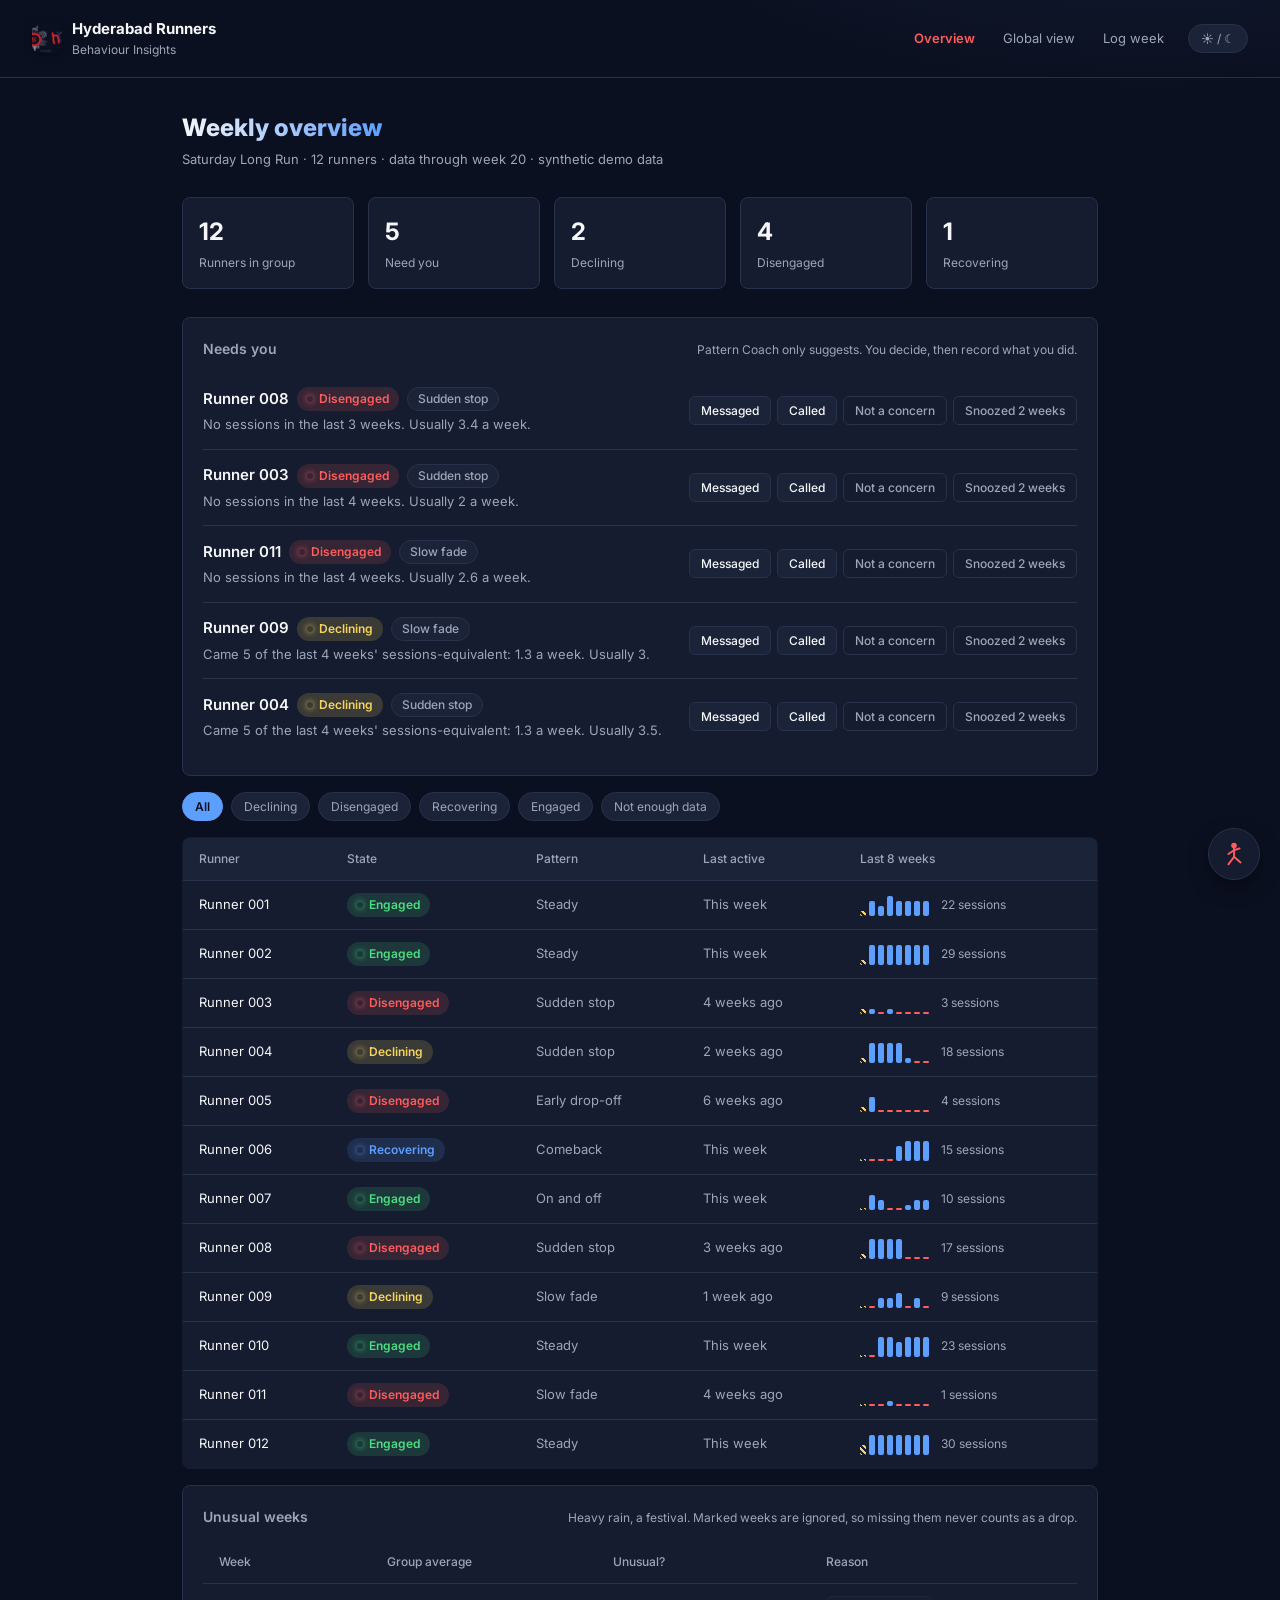
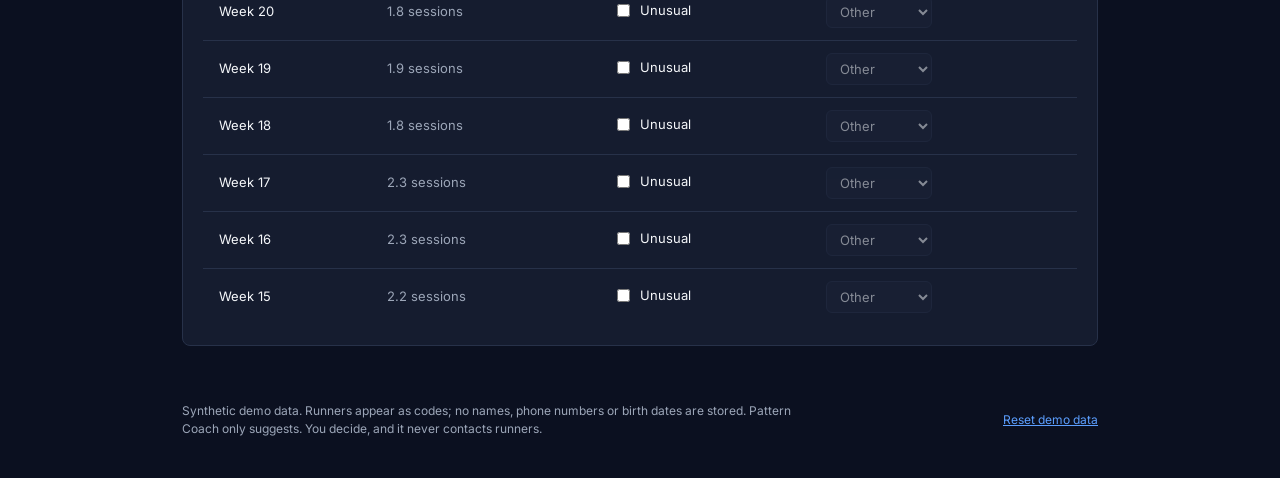
<file: index.html>
<!DOCTYPE html>
<html lang="en">
<head>
<meta charset="UTF-8">
<meta name="viewport" content="width=device-width, initial-scale=1">
<title>Hyderabad Runners — Behaviour Insights</title>
<link rel="icon" href="logo.png">
<link rel="stylesheet" href="style.css">
</head>
<body>
<div class="runner-badge">
  <svg viewBox="0 0 64 64">
    <circle cx="32" cy="14" r="6" fill="currentColor"/>
    <line x1="32" y1="20" x2="32" y2="38" stroke="currentColor" stroke-width="4" stroke-linecap="round"/>
    <line class="arm1" x1="32" y1="24" x2="20" y2="32" stroke="currentColor" stroke-width="4" stroke-linecap="round"/>
    <line class="arm2" x1="32" y1="24" x2="44" y2="20" stroke="currentColor" stroke-width="4" stroke-linecap="round"/>
    <line class="leg1" x1="32" y1="38" x2="20" y2="54" stroke="currentColor" stroke-width="4" stroke-linecap="round"/>
    <line class="leg2" x1="32" y1="38" x2="46" y2="50" stroke="currentColor" stroke-width="4" stroke-linecap="round"/>
  </svg>
</div>
<div class="topbar">
  <div class="brand">
    <img src="logo.png" alt="Hyderabad Runners logo" class="logo">
    <div>Hyderabad Runners<small>Behaviour Insights</small></div>
  </div>
  <div class="topbar-right">
    <nav>
      <a href="index.html" class="active" aria-current="page">Overview</a>
      <a href="global.html">Global view</a>
      <a href="log-activity.html">Log week</a>
    </nav>
    <button class="theme-toggle" onclick="toggleTheme()">☀ / ☾</button>
  </div>
</div>
<main>
  <h1>Weekly overview</h1>
  <p class="subtitle" id="sub"></p>
  <div class="stats" id="stats"></div>
  <section class="panel"><div class="panel-head"><h2>Needs you</h2><span class="dim small">Pattern Coach only suggests. You decide, then record what you did.</span></div>
    <ul class="needs" id="needs"></ul>
    <details class="aside" id="aw" hidden><summary>Set aside (<span id="ac">0</span>)</summary><ul class="needs" id="aside"></ul></details>
  </section>
  <div class="filters" id="filters"></div>
  <div class="table-wrap"><table><thead><tr><th>Runner</th><th>State</th><th>Pattern</th><th>Last active</th><th>Last 8 weeks</th></tr></thead><tbody id="rows"></tbody></table></div>
  <section class="panel" style="margin-top:16px"><div class="panel-head"><h2>Unusual weeks</h2><span class="dim small">Heavy rain, a festival. Marked weeks are ignored, so missing them never counts as a drop.</span></div>
    <div class="table-wrap"><table class="plain"><thead><tr><th>Week</th><th>Group average</th><th>Unusual?</th><th>Reason</th></tr></thead><tbody id="wks"></tbody></table></div></section>
</main>
<script src="js/app.js"></script>
<script>
(function(){'use strict';var $=function(i){return document.getElementById(i)},esc=UI.esc;
function needRow(v){var a=v.action,c;
 if(a)c='<div class="done"><span class="done-label">'+esc(a.label)+' · week '+a.w+'</span>'+(a.outcome?'<span class="outcome">'+esc(a.outcome)+'</span>':'')+'<button type="button" class="linklike" data-undo="'+a.id+'">Undo</button></div>';
 else c='<div class="actions tight">'+Object.keys(HR.ACT).map(function(k){return '<button type="button" class="btn sm'+(k=='not_concern'||k=='snooze'?' ghost':'')+'" data-act="'+k+'" data-id="'+esc(v.id)+'">'+esc(HR.ACT[k])+'</button>'}).join('')+'</div>';
 return '<li class="need"><div class="need-main"><div class="need-title"><a href="coach.html?id='+encodeURIComponent(v.id)+'">'+esc(v.code)+'</a> '+UI.tag(v.state,v.sl)+' <span class="chip">'+esc(v.pl)+'</span></div><p class="need-reason">'+esc(v.reason)+'</p></div>'+c+'</li>'}
var d,f='all',F=[['all','All'],['declining','Declining'],['disengaged','Disengaged'],['recovering','Recovering'],['engaged','Engaged'],['not_enough_data','Not enough data']],RS=['Heavy rain','Festival','Other'];
function draw(){var s=d.stats;$('sub').textContent=d.group+' · '+d.size+' runners · data through week '+d.latest+' · synthetic demo data';
 $('stats').innerHTML=[[s.runners,'Runners in group'],[s.needs,'Need you'],[s.declining,'Declining'],[s.disengaged,'Disengaged'],[s.recovering,'Recovering']].map(function(x){return '<div class="stat"><div class="value">'+x[0]+'</div><div class="label">'+x[1]+'</div></div>'}).join('');
 $('needs').innerHTML=d.needs.length?d.needs.map(needRow).join(''):'<li class="empty">No one needs a check-in this week.</li>';
 $('aw').hidden=!d.aside.length;$('ac').textContent=d.aside.length;$('aside').innerHTML=d.aside.map(needRow).join('');
 $('filters').innerHTML=F.map(function(x){return '<button type="button" class="filter'+(f==x[0]?' active':'')+'" data-f="'+x[0]+'">'+x[1]+'</button>'}).join('');
 $('rows').innerHTML=d.runners.filter(function(v){return f=='all'||v.state==f}).map(function(v){var u='coach.html?id='+encodeURIComponent(v.id);return '<tr data-href="'+u+'"><td><a href="'+u+'">'+esc(v.code)+'</a></td><td>'+UI.tag(v.state,v.sl)+'</td><td class="dim">'+esc(v.pl)+'</td><td class="dim">'+UI.ago(v.ago)+'</td><td>'+UI.spark(v.hist)+' <span class="dim small">'+v.sum+' sessions</span></td></tr>'}).join('')||'<tr><td colspan="5" class="empty">No runners in this state.</td></tr>';
 $('wks').innerHTML=d.weeks.map(function(w){var k=RS.indexOf(w.note)>=0;return '<tr><td>Week '+w.w+'</td><td class="dim">'+(w.avg==null?'Not logged':(Math.round(w.avg*10)/10)+' sessions')+'</td><td><label class="check"><input type="checkbox" data-w="'+w.w+'"'+(w.u?' checked':'')+'> Unusual</label></td><td><select data-n="'+w.w+'"'+(w.u?'':' disabled')+'>'+RS.map(function(r){return '<option'+((k?w.note==r:r=='Other')?' selected':'')+'>'+r+'</option>'}).join('')+'</select></td></tr>'}).join('')}
function load(){d=HR.needsYou();draw()}
document.addEventListener('click',function(e){var t=e.target,b=t.closest('[data-act]'),u=t.closest('[data-undo]'),q=t.closest('[data-f]'),tr=t.closest('tr[data-href]');
 if(b){HR.act(b.dataset.id,b.dataset.act);UI.toast('Saved: '+b.textContent+'.');load()}
 else if(u){HR.undo(+u.dataset.undo);UI.toast('Undone.');load()}
 else if(q){f=q.dataset.f;draw()}
 else if(tr&&!t.closest('a'))location.href=tr.dataset.href});
document.addEventListener('change',function(e){var t=e.target,k,r;
 if(t.dataset.w){k=+t.dataset.w;r=HR.setNote(k,t.checked,document.querySelector('[data-n="'+k+'"]').value).changes.filter(function(c){return c.g==0});
  var n=r.filter(function(c){return c.now}).length,c=r.filter(function(c){return c.cleared}).length;
  UI.toast('Week '+k+(t.checked?' marked unusual. ':' back in the checks. ')+(n?n+' now need you.':c?c+' no longer need you.':'No one is flagged because of that week.'));load()}
 else if(t.dataset.n){HR.setNote(+t.dataset.n,true,t.value);load()}});
load();
})();
</script>
</body>
</html>
</file>
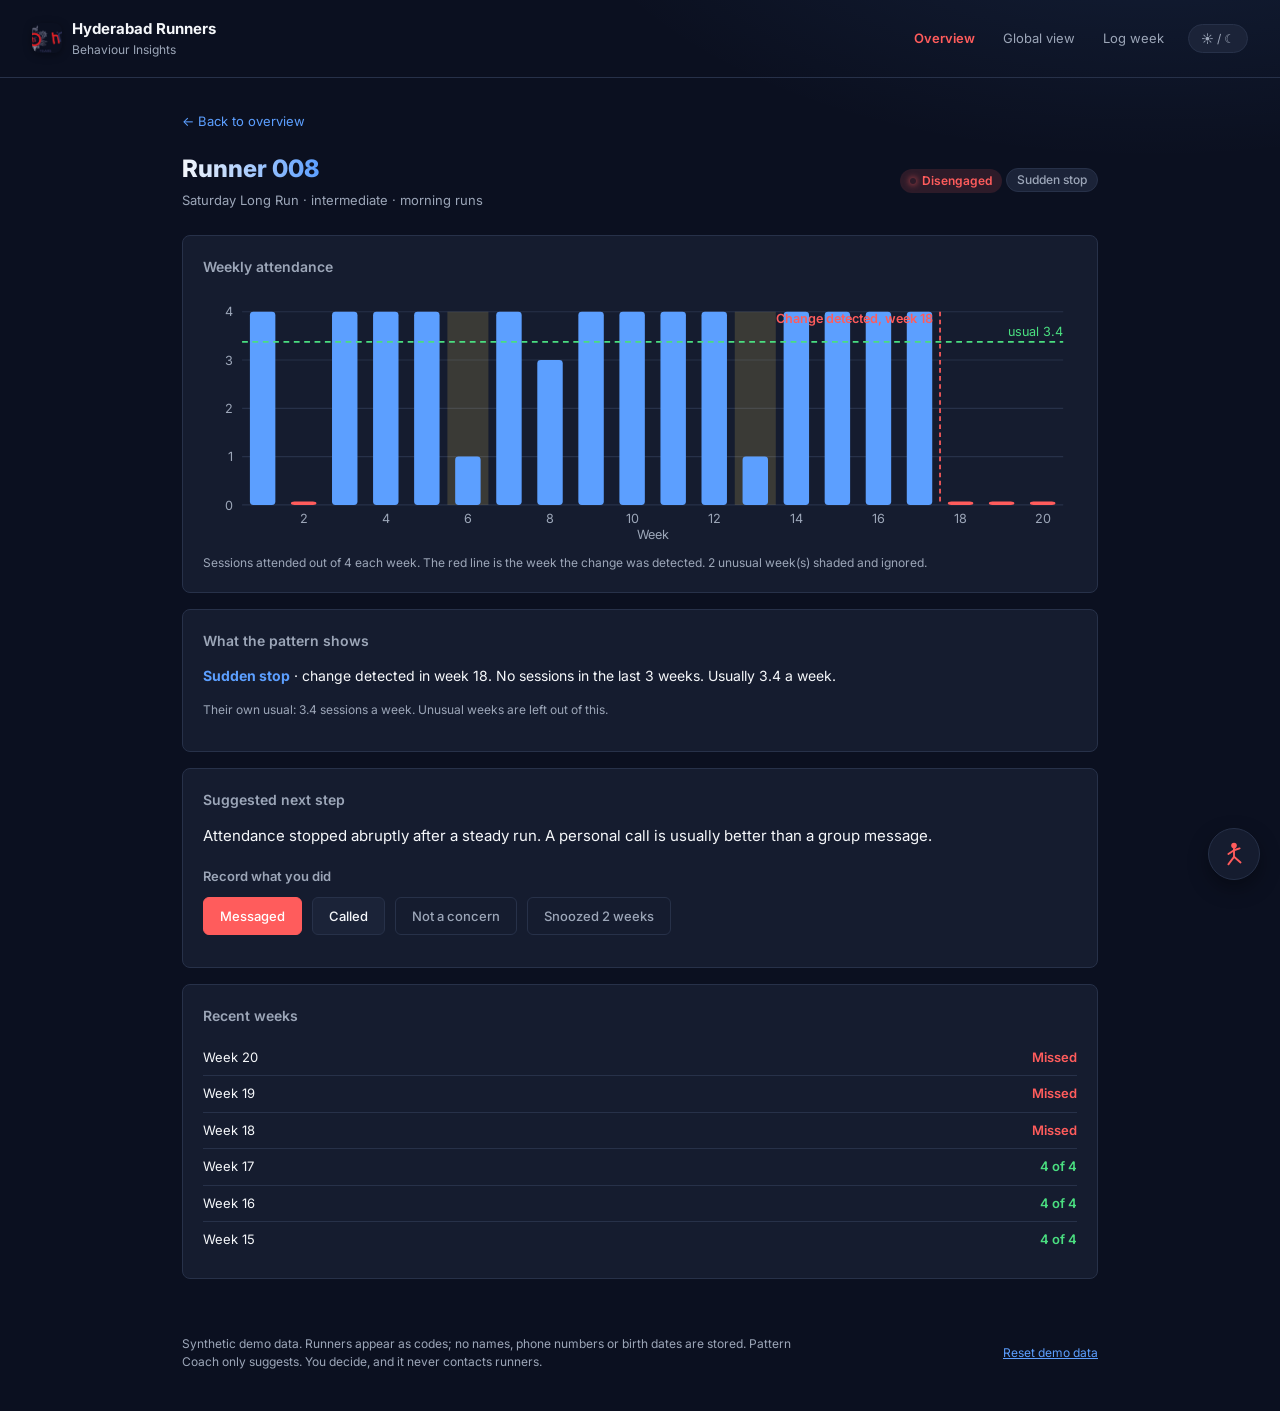
<file: coach.html>
<!DOCTYPE html>
<html lang="en">
<head>
<meta charset="UTF-8">
<meta name="viewport" content="width=device-width, initial-scale=1">
<title>Runner — Hyderabad Runners</title>
<link rel="icon" href="logo.png">
<link rel="stylesheet" href="style.css">
</head>
<body>
<div class="runner-badge">
  <svg viewBox="0 0 64 64">
    <circle cx="32" cy="14" r="6" fill="currentColor"/>
    <line x1="32" y1="20" x2="32" y2="38" stroke="currentColor" stroke-width="4" stroke-linecap="round"/>
    <line class="arm1" x1="32" y1="24" x2="20" y2="32" stroke="currentColor" stroke-width="4" stroke-linecap="round"/>
    <line class="arm2" x1="32" y1="24" x2="44" y2="20" stroke="currentColor" stroke-width="4" stroke-linecap="round"/>
    <line class="leg1" x1="32" y1="38" x2="20" y2="54" stroke="currentColor" stroke-width="4" stroke-linecap="round"/>
    <line class="leg2" x1="32" y1="38" x2="46" y2="50" stroke="currentColor" stroke-width="4" stroke-linecap="round"/>
  </svg>
</div>
<div class="topbar">
  <div class="brand">
    <img src="logo.png" alt="Hyderabad Runners logo" class="logo">
    <div>Hyderabad Runners<small>Behaviour Insights</small></div>
  </div>
  <div class="topbar-right">
    <nav>
      <a href="index.html" class="active" aria-current="page">Overview</a>
      <a href="global.html">Global view</a>
      <a href="log-activity.html">Log week</a>
    </nav>
    <button class="theme-toggle" onclick="toggleTheme()">☀ / ☾</button>
  </div>
</div>
<main>
  <a href="index.html" class="back-link">← Back to overview</a>
  <div class="runner-header"><div><h1 id="code">Loading…</h1><p class="subtitle" id="about" style="margin:4px 0 0"></p></div><div class="header-tags" id="tags"></div></div>
  <div class="panel"><h2>Weekly attendance</h2><div id="chart"></div><p class="dim small chart-note" id="cn"></p></div>
  <div class="panel"><h2>What the pattern shows</h2><p class="insight" id="ins"></p><p class="dim small" id="why"></p></div>
  <div class="panel"><h2>Suggested next step</h2><p id="next"></p><h3 class="sub">Record what you did</h3><div class="actions" id="btns"></div><ul class="history" id="hist"></ul></div>
  <div class="panel"><h2>Recent weeks</h2><ul class="timeline" id="tl"></ul></div>
</main>
<script src="js/app.js"></script>
<script>
(function(){'use strict';var $=function(i){return document.getElementById(i)},esc=UI.esc;
var id=new URLSearchParams(location.search).get('id'),r;
function draw(){document.title=r.code+' — Hyderabad Runners';$('code').textContent=r.code;$('about').textContent=r.about;
 $('tags').innerHTML=UI.tag(r.state,r.sl)+' <span class="chip">'+esc(r.pl)+'</span>';
 $('chart').innerHTML=UI.chart(r.weeks,{base:r.base,cw:r.cw,label:r.code+': sessions per week'});
 $('cn').textContent='Sessions attended out of 4 each week.'+(r.cw!=null?' The red line is the week the change was detected.':'')+(r.ign?' '+r.ign+' unusual week(s) shaded and ignored.':'');
 $('ins').innerHTML='<strong>'+esc(r.pl)+'</strong>'+(r.cw!=null?' · change detected in week '+r.cw:'')+'. '+esc(r.reason);
 $('why').textContent=r.base==null?'':'Their own usual: '+(Math.round(r.base*10)/10)+' sessions a week. Unusual weeks are left out of this.';
 $('next').textContent=r.next;
 $('btns').innerHTML=Object.keys(HR.ACT).map(function(k){return '<button type="button" class="btn'+(k=='message'?' primary':k=='not_concern'||k=='snooze'?' ghost':'')+'" data-act="'+k+'">'+esc(HR.ACT[k])+'</button>'}).join('');
 $('hist').innerHTML=r.actions.map(function(a){return '<li><span>'+esc(a.label)+' · week '+a.w+(a.outcome?' <span class="outcome">'+esc(a.outcome)+'</span>':'')+'</span><button type="button" class="linklike" data-undo="'+a.id+'">Undo</button></li>'}).join('');
 $('tl').innerHTML=r.weeks.slice(-6).reverse().map(function(z){return '<li><span>Week '+z.w+'</span>'+(z.u?'<span class="dim">Unusual week · '+esc(z.note)+', ignored</span>':z.a===0?'<span class="missed">Missed</span>':'<span class="attended">'+z.a+' of 4</span>')+'</li>'}).join('')}
function load(){try{r=HR.runner(id||HR.needsYou().needs.concat(HR.needsYou().runners)[0].id);draw()}catch(e){$('code').textContent='Runner not found'}}
document.addEventListener('click',function(e){var b=e.target.closest('[data-act]'),u=e.target.closest('[data-undo]');
 if(b){HR.act(r.id,b.dataset.act);UI.toast('Saved: '+b.textContent+'.');load()}else if(u){HR.undo(+u.dataset.undo);UI.toast('Undone.');load()}});
load();
})();
</script>
</body>
</html>
</file>
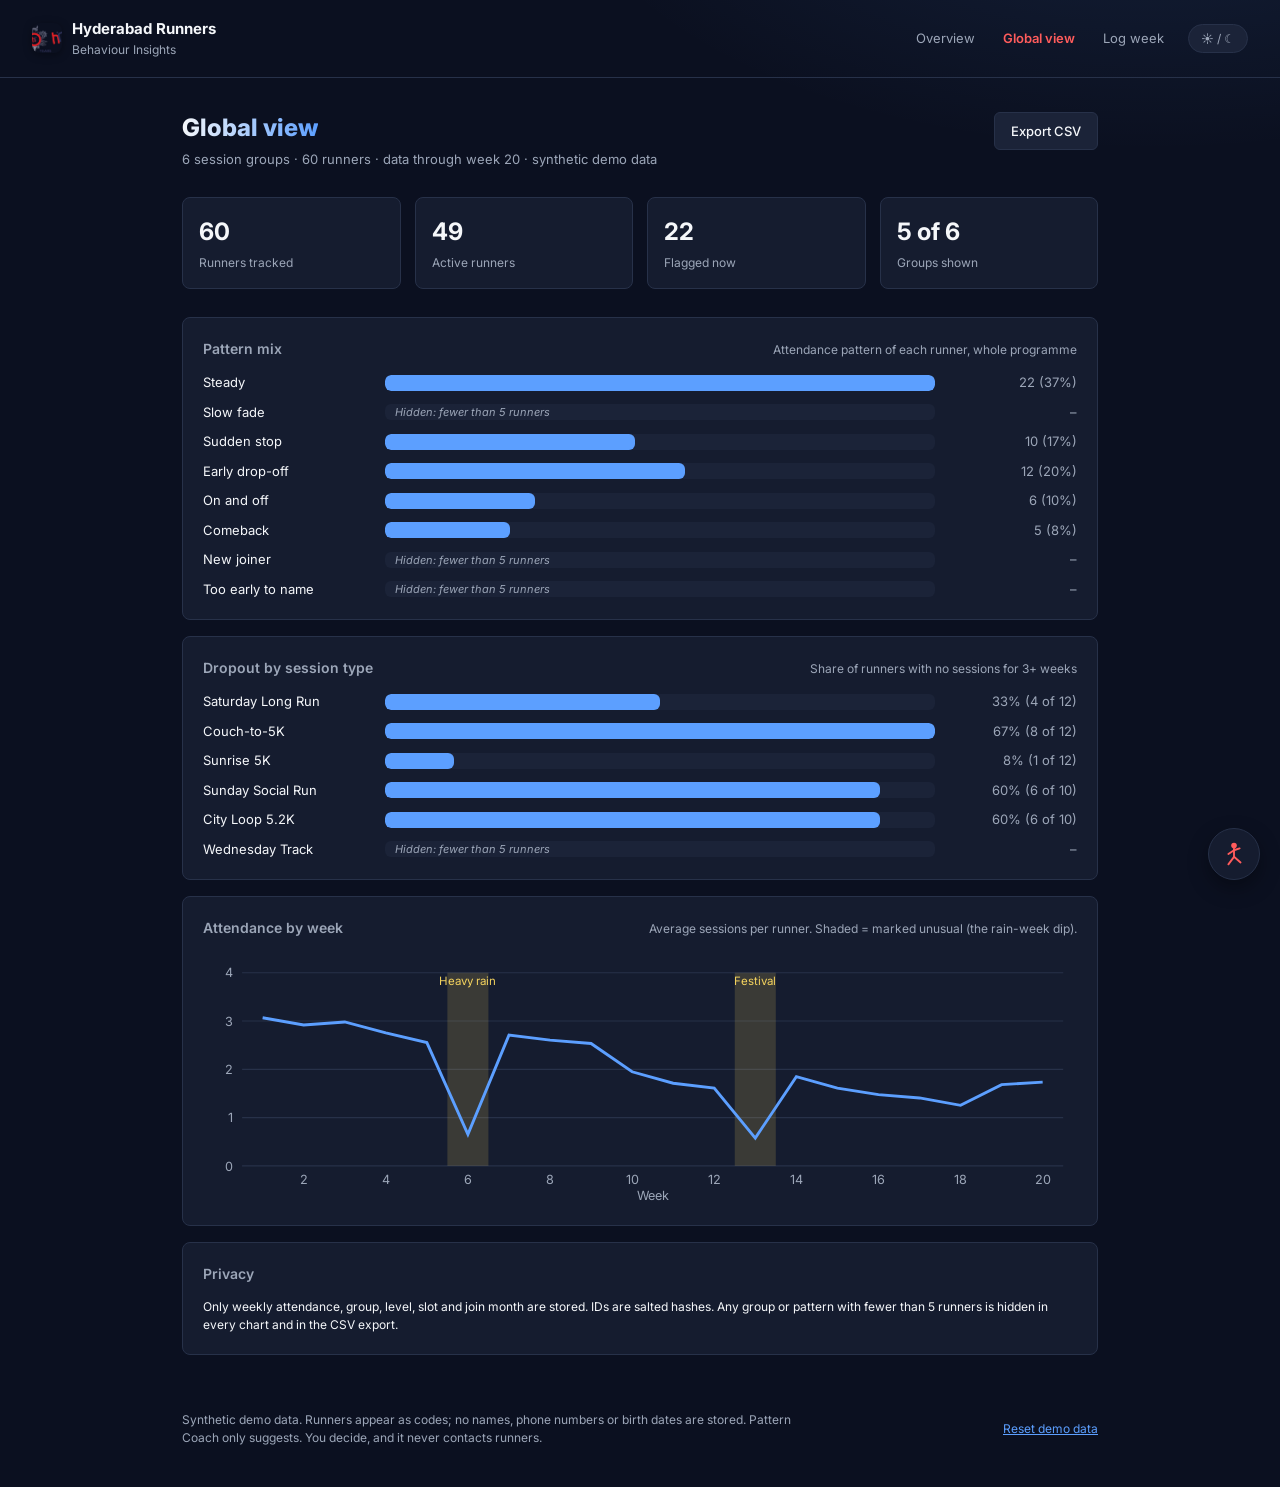
<file: global.html>
<!DOCTYPE html>
<html lang="en">
<head>
<meta charset="UTF-8">
<meta name="viewport" content="width=device-width, initial-scale=1">
<title>Global view — Hyderabad Runners</title>
<link rel="icon" href="logo.png">
<link rel="stylesheet" href="style.css">
</head>
<body>
<div class="runner-badge">
  <svg viewBox="0 0 64 64">
    <circle cx="32" cy="14" r="6" fill="currentColor"/>
    <line x1="32" y1="20" x2="32" y2="38" stroke="currentColor" stroke-width="4" stroke-linecap="round"/>
    <line class="arm1" x1="32" y1="24" x2="20" y2="32" stroke="currentColor" stroke-width="4" stroke-linecap="round"/>
    <line class="arm2" x1="32" y1="24" x2="44" y2="20" stroke="currentColor" stroke-width="4" stroke-linecap="round"/>
    <line class="leg1" x1="32" y1="38" x2="20" y2="54" stroke="currentColor" stroke-width="4" stroke-linecap="round"/>
    <line class="leg2" x1="32" y1="38" x2="46" y2="50" stroke="currentColor" stroke-width="4" stroke-linecap="round"/>
  </svg>
</div>
<div class="topbar">
  <div class="brand">
    <img src="logo.png" alt="Hyderabad Runners logo" class="logo">
    <div>Hyderabad Runners<small>Behaviour Insights</small></div>
  </div>
  <div class="topbar-right">
    <nav>
      <a href="index.html">Overview</a>
      <a href="global.html" class="active" aria-current="page">Global view</a>
      <a href="log-activity.html">Log week</a>
    </nav>
    <button class="theme-toggle" onclick="toggleTheme()">☀ / ☾</button>
  </div>
</div>
<main>
  <div class="page-head"><div><h1>Global view</h1><p class="subtitle" id="sub"></p></div><button type="button" class="btn" id="exp">Export CSV</button></div>
  <div class="stats" id="stats"></div>
  <section class="panel"><div class="panel-head"><h2>Pattern mix</h2><span class="dim small">Attendance pattern of each runner, whole programme</span></div><div id="pm"></div></section>
  <section class="panel"><div class="panel-head"><h2>Dropout by session type</h2><span class="dim small">Share of runners with no sessions for 3+ weeks</span></div><div id="dr"></div></section>
  <section class="panel"><div class="panel-head"><h2>Attendance by week</h2><span class="dim small">Average sessions per runner. Shaded = marked unusual (the rain-week dip).</span></div><div id="wl"></div></section>
  <section class="panel"><h2>Privacy</h2><p class="small" style="margin:0">Only weekly attendance, group, level, slot and join month are stored. IDs are salted hashes. Any group or pattern with fewer than 5 runners is hidden in every chart and in the CSV export.</p></section>
</main>
<script src="js/app.js"></script>
<script>
(function(){'use strict';var $=function(i){return document.getElementById(i)},esc=UI.esc;
var g=HR.global(),pc=function(x){return Math.round(x*100)+'%'};
$('sub').textContent=g.groups.length+' session groups · '+g.total+' runners · data through week '+g.latest+' · synthetic demo data';
$('stats').innerHTML=[[g.total,'Runners tracked'],[g.active,'Active runners'],[g.flagged,'Flagged now'],[g.groups.filter(function(x){return !x.hidden}).length+' of '+g.groups.length,'Groups shown']].map(function(x){return '<div class="stat"><div class="value">'+x[0]+'</div><div class="label">'+x[1]+'</div></div>'}).join('');
$('pm').innerHTML=UI.bars(g.pats.map(function(p){return {l:p.label,hidden:p.hidden,v:p.n,n:p.n}}),function(z){return z.n+' ('+pc(z.n/g.total)+')'});
$('dr').innerHTML=UI.bars(g.groups.map(function(x){return {l:x.name,hidden:x.hidden,v:x.d/x.size,d:x.d,s:x.size}}),function(z){return pc(z.v)+' ('+z.d+' of '+z.s+')'});
$('wl').innerHTML=UI.chart(g.weekly,{line:true,label:'Average sessions per runner by week'});
function q(v){v=String(v);return /[",\n]/.test(v)?'"'+v.replace(/"/g,'""')+'"':v}
$('exp').onclick=function(){var r=[['section','label','runners','share_or_rate']];
 g.pats.forEach(function(p){if(!p.hidden)r.push(['pattern_mix',p.label,p.n,(p.n/g.total).toFixed(3)])});
 g.groups.forEach(function(x){if(!x.hidden)r.push(['dropout_by_session_type',x.name,x.size,(x.d/x.size).toFixed(3)])});
 g.weekly.forEach(function(w){if(w.avg!=null)r.push(['weekly_average','Week '+w.w+(w.u?' (unusual)':''),w.n,w.avg.toFixed(2)])});
 var a=document.createElement('a');a.href=URL.createObjectURL(new Blob([r.map(function(x){return x.map(q).join(',')}).join('\n')+'\n'],{type:'text/csv'}));a.download='programme-summary.csv';document.body.appendChild(a);a.click();a.remove()};
})();
</script>
</body>
</html>
</file>
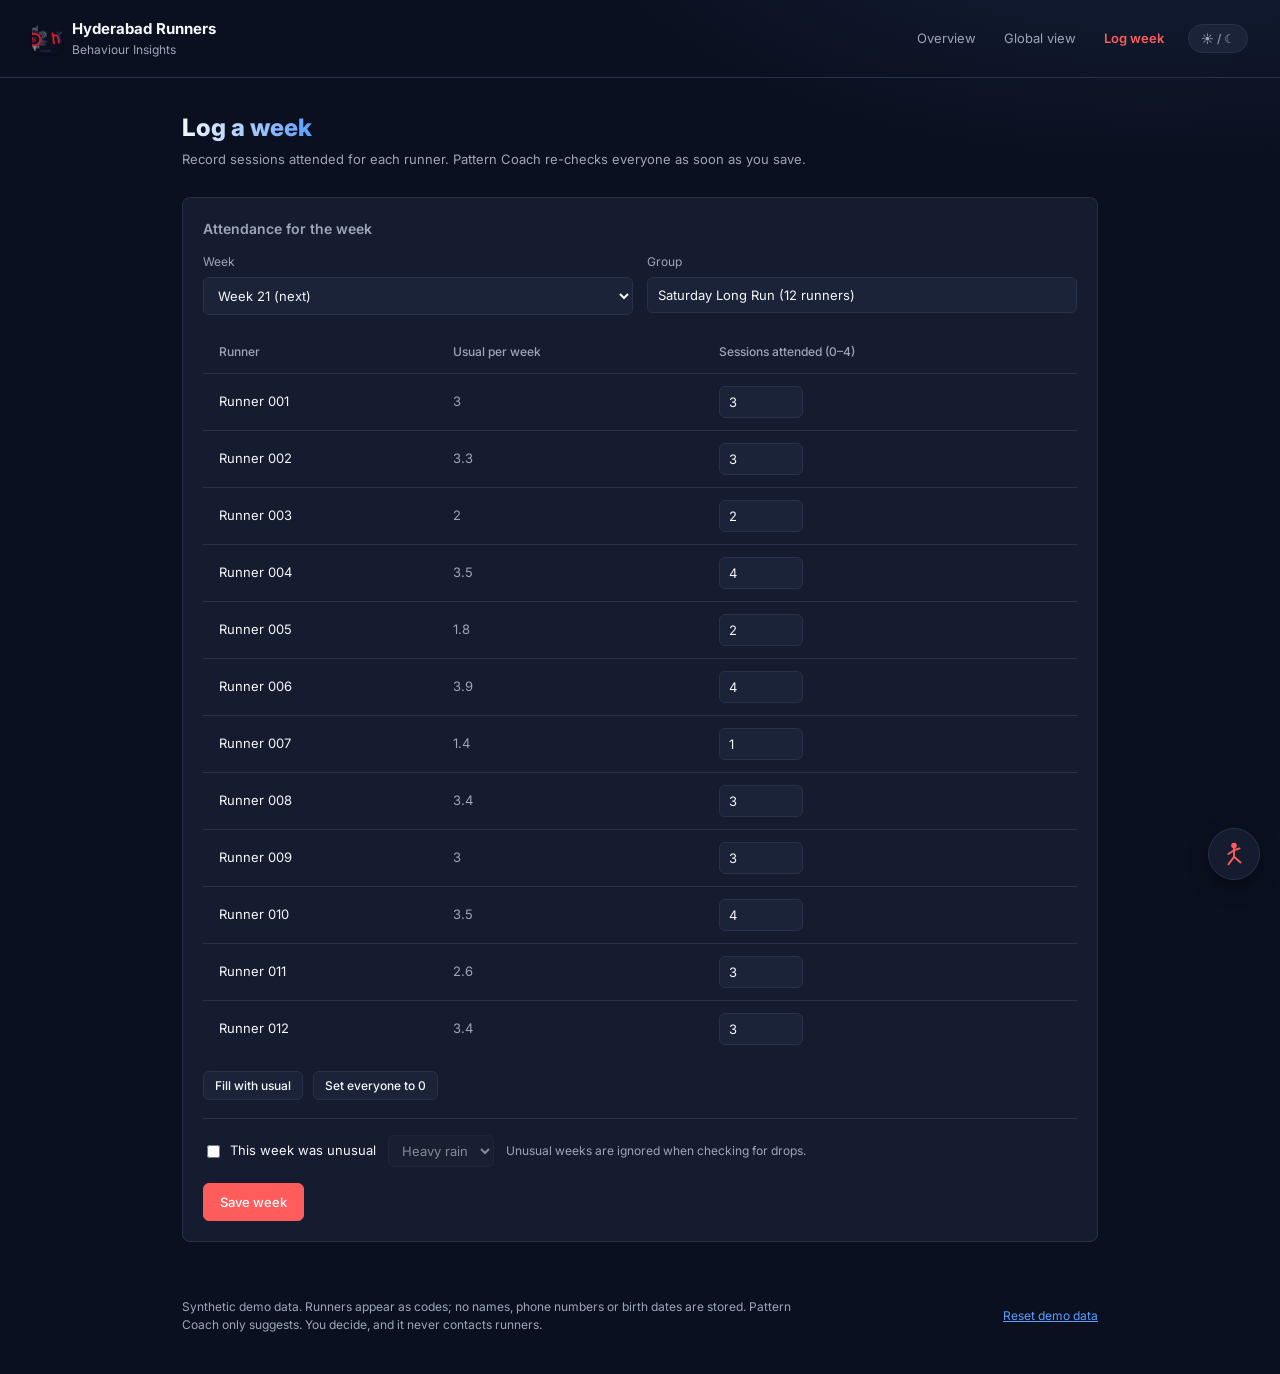
<file: log-activity.html>
<!DOCTYPE html>
<html lang="en">
<head>
<meta charset="UTF-8">
<meta name="viewport" content="width=device-width, initial-scale=1">
<title>Log a week — Hyderabad Runners</title>
<link rel="icon" href="logo.png">
<link rel="stylesheet" href="style.css">
</head>
<body>
<div class="runner-badge">
  <svg viewBox="0 0 64 64">
    <circle cx="32" cy="14" r="6" fill="currentColor"/>
    <line x1="32" y1="20" x2="32" y2="38" stroke="currentColor" stroke-width="4" stroke-linecap="round"/>
    <line class="arm1" x1="32" y1="24" x2="20" y2="32" stroke="currentColor" stroke-width="4" stroke-linecap="round"/>
    <line class="arm2" x1="32" y1="24" x2="44" y2="20" stroke="currentColor" stroke-width="4" stroke-linecap="round"/>
    <line class="leg1" x1="32" y1="38" x2="20" y2="54" stroke="currentColor" stroke-width="4" stroke-linecap="round"/>
    <line class="leg2" x1="32" y1="38" x2="46" y2="50" stroke="currentColor" stroke-width="4" stroke-linecap="round"/>
  </svg>
</div>
<div class="topbar">
  <div class="brand">
    <img src="logo.png" alt="Hyderabad Runners logo" class="logo">
    <div>Hyderabad Runners<small>Behaviour Insights</small></div>
  </div>
  <div class="topbar-right">
    <nav>
      <a href="index.html">Overview</a>
      <a href="global.html">Global view</a>
      <a href="log-activity.html" class="active" aria-current="page">Log week</a>
    </nav>
    <button class="theme-toggle" onclick="toggleTheme()">☀ / ☾</button>
  </div>
</div>
<main>
  <h1>Log a week</h1>
  <p class="subtitle">Record sessions attended for each runner. Pattern Coach re-checks everyone as soon as you save.</p>
  <div class="panel"><h2>Attendance for the week</h2>
    <div class="form-grid" style="margin-bottom:16px"><label>Week<select id="wk"></select></label><label>Group<input type="text" id="grp" readonly></label></div>
    <div class="table-wrap"><table class="plain"><thead><tr><th>Runner</th><th>Usual per week</th><th>Sessions attended (0–4)</th></tr></thead><tbody id="grid"></tbody></table></div>
    <div class="actions" style="margin-top:14px"><button type="button" class="btn sm" id="fu">Fill with usual</button><button type="button" class="btn sm" id="fz">Set everyone to 0</button></div>
    <div class="unusual-box"><label class="check"><input type="checkbox" id="un"> This week was unusual</label><select id="rs" disabled><option>Heavy rain</option><option>Festival</option><option>Other</option></select><span class="dim small">Unusual weeks are ignored when checking for drops.</span></div>
    <div class="actions" style="margin-top:16px"><button type="button" class="btn primary" id="save">Save week</button></div></div>
  <div class="panel" id="res" hidden aria-live="polite"><h2 id="rt"></h2><div id="rc"></div><p style="margin:12px 0 0"><a href="index.html" class="back-link" style="margin:0">Open the overview</a></p></div>
</main>
<script src="js/app.js"></script>
<script>
(function(){'use strict';var $=function(i){return document.getElementById(i)},esc=UI.esc;
var d;function ins(){return [].slice.call(document.querySelectorAll('#grid input'))}
function fill(){var k=+$('wk').value,ex=k<=d.latest;$('grid').innerHTML=d.runners.map(function(v){var h=v.hist.filter(function(z){return z.w==k})[0],x=h&&h.a!=null?h.a:Math.round(v.usual);return '<tr><td>'+esc(v.code)+'</td><td class="dim">'+v.usual+'</td><td><input type="number" min="0" max="4" step="1" value="'+x+'" data-id="'+esc(v.id)+'" aria-label="Sessions by '+esc(v.code)+'"></td></tr>'}).join('');
 var n=d.weeks.filter(function(z){return z.w==k})[0];$('un').checked=!!(n&&n.u);$('rs').disabled=!$('un').checked}
function load(){d=HR.needsYou();$('grp').value=d.group+' ('+d.size+' runners)';var o=[d.latest+1,d.latest,d.latest-1];$('wk').innerHTML=o.map(function(k){return '<option value="'+k+'">Week '+k+(k>d.latest?' (next)':' (logged)')+'</option>'}).join('');fill()}
$('wk').onchange=fill;$('un').onchange=function(){$('rs').disabled=!this.checked};
$('fu').onclick=function(){ins().forEach(function(i){i.value=Math.round(d.runners.filter(function(v){return v.id==i.dataset.id})[0].usual)})};
$('fz').onclick=function(){ins().forEach(function(i){i.value=0})};
$('save').onclick=function(){var e={},bad=false;ins().forEach(function(i){var n=Number(i.value);if(i.value===''||!Number.isInteger(n)||n<0||n>4)bad=true;e[i.dataset.id]=n});
 if(bad)return UI.toast('Sessions attended must be a whole number from 0 to 4.');
 try{var k=+$('wk').value,r=HR.postWeek(k,e,$('un').checked,$('un').checked?$('rs').value:'');
  var c=r.changes.filter(function(x){return x.g==0});$('res').hidden=false;$('rt').textContent='Week '+k+' saved';
  $('rc').innerHTML=c.length?'<ul class="changes">'+c.map(function(x){return '<li><a href="coach.html?id='+encodeURIComponent(x.id)+'">'+esc(x.code)+'</a> '+UI.tag(x.from,HR.ST[x.from])+' <span class="dim">to</span> '+UI.tag(x.to,HR.ST[x.to])+'</li>'}).join('')+'</ul>':'<p class="dim">No one changed state.</p>';
  UI.toast('Week '+k+' saved.');load()}catch(x){UI.toast(x.message)}};
load();
})();
</script>
</body>
</html>
</file>
<file: style.css>
@import url('https://fonts.googleapis.com/css2?family=Inter:wght@400;500;600;700;800&display=swap');

:root {
  --bg: #0B1020;
  --panel: #151C2F;
  --panel-alt: #1B2338;
  --border: #273149;
  --text: #F5F7FA;
  --text-dim: #9CA6B8;
  --accent: #FF5C5C;
  --accent-2: #5C9FFF;
  --engaged: #4ADE80;
  --declining: #F4D35E;
  --disengaged: #FF5C5C;
  --recovering: #5C9FFF;
  --shadow: rgba(0,0,0,0.35);
}

html[data-theme="light"] {
  --bg: #EEF2FA;
  --panel: #FFFFFF;
  --panel-alt: #F4F7FE;
  --border: #DCE3F0;
  --text: #12172B;
  --text-dim: #5A6478;
  --accent: #E4483F;
  --accent-2: #2F6FE0;
  --engaged: #1FA25A;
  --declining: #B8860B;
  --disengaged: #E4483F;
  --recovering: #2F6FE0;
  --shadow: rgba(30,40,80,0.10);
}

* { box-sizing: border-box; }

body {
  margin: 0;
  background: var(--bg);
  background-image: radial-gradient(600px 300px at 90% -10%, color-mix(in srgb, var(--accent-2) 12%, transparent), transparent);
  color: var(--text);
  font-family: 'Inter', system-ui, sans-serif;
  font-size: 15px;
  line-height: 1.5;
  transition: background 0.25s ease, color 0.25s ease;
}

.topbar {
  display: flex;
  align-items: center;
  justify-content: space-between;
  padding: 18px 32px;
  border-bottom: 1px solid var(--border);
}

.brand { display: flex; align-items: center; gap: 10px; font-weight: 700; font-size: 15px; }
.brand img.logo { width: 30px; height: 30px; border-radius: 8px; object-fit: cover; box-shadow: 0 2px 8px var(--shadow); }
.brand small { display: block; color: var(--text-dim); font-weight: 400; font-size: 12px; }

.topbar-right { display: flex; align-items: center; gap: 4px; }

.topbar nav a { color: var(--text-dim); text-decoration: none; font-size: 13px; margin-left: 24px; }
.topbar nav a.active { color: var(--accent); font-weight: 600; }

.theme-toggle {
  border: 1px solid var(--border);
  background: var(--panel-alt);
  color: var(--text-dim);
  font-size: 12px;
  padding: 6px 12px;
  border-radius: 20px;
  margin-left: 20px;
  cursor: pointer;
  font-family: inherit;
}
.theme-toggle:hover { color: var(--text); border-color: var(--accent-2); }

main { max-width: 980px; margin: 0 auto; padding: 32px; }

h1 {
  font-size: 24px;
  font-weight: 800;
  margin: 0 0 4px;
  background: linear-gradient(90deg, var(--text), var(--accent-2));
  -webkit-background-clip: text;
  background-clip: text;
  color: transparent;
  display: inline-block;
}
.subtitle { color: var(--text-dim); font-size: 13px; margin: 0 0 28px; }

.stats { display: grid; grid-template-columns: repeat(4, 1fr); gap: 14px; margin-bottom: 28px; }
.stat {
  background: var(--panel);
  border: 1px solid var(--border);
  border-radius: 8px;
  padding: 16px;
  transition: transform 0.15s ease, box-shadow 0.15s ease;
}
.stat:hover { transform: translateY(-2px); box-shadow: 0 8px 20px var(--shadow); }
.stat .value { font-size: 24px; font-weight: 700; }
.stat .label { color: var(--text-dim); font-size: 12px; margin-top: 4px; }

.filters { display: flex; gap: 8px; margin-bottom: 16px; }
.filter {
  border: 1px solid var(--border);
  background: var(--panel-alt);
  color: var(--text-dim);
  font-size: 12px;
  padding: 6px 12px;
  border-radius: 20px;
}
.filter.active { color: var(--bg); background: var(--accent-2); border-color: var(--accent-2); font-weight: 600; }

table { width: 100%; border-collapse: collapse; background: var(--panel); border: 1px solid var(--border); border-radius: 8px; overflow: hidden; }
th, td { text-align: left; padding: 12px 16px; font-size: 13px; }
thead th { color: var(--text-dim); font-weight: 500; font-size: 12px; border-bottom: 1px solid var(--border); background: var(--panel-alt); }
tbody tr { border-bottom: 1px solid var(--border); }
tbody tr:last-child { border-bottom: none; }
tbody tr:hover { background: var(--panel-alt); cursor: pointer; }
tbody tr a { color: inherit; text-decoration: none; display: block; }

.tag {
  display: inline-flex; align-items: center; gap: 6px;
  font-size: 12px; font-weight: 600; padding: 3px 10px; border-radius: 20px;
}
.tag::before { content: ''; width: 6px; height: 6px; border-radius: 50%; box-shadow: 0 0 6px currentColor; }
.tag.engaged { color: var(--engaged); background: color-mix(in srgb, var(--engaged) 14%, transparent); }
.tag.declining { color: var(--declining); background: color-mix(in srgb, var(--declining) 16%, transparent); }
.tag.disengaged { color: var(--disengaged); background: color-mix(in srgb, var(--disengaged) 14%, transparent); }
.tag.recovering { color: var(--recovering); background: color-mix(in srgb, var(--recovering) 14%, transparent); }

.dim { color: var(--text-dim); }

.back-link { color: var(--accent-2); text-decoration: none; font-size: 13px; display: inline-block; margin-bottom: 20px; }
.runner-header { display: flex; align-items: center; justify-content: space-between; margin-bottom: 24px; }
.runner-header h1 { margin: 0; }

.panel { background: var(--panel); border: 1px solid var(--border); border-radius: 8px; padding: 20px; margin-bottom: 16px; transition: box-shadow 0.15s ease; }
.panel:hover { box-shadow: 0 8px 20px var(--shadow); }
.panel h2 { font-size: 14px; margin: 0 0 14px; color: var(--text-dim); font-weight: 600; }

.timeline { list-style: none; padding: 0; margin: 0; }
.timeline li { display: flex; justify-content: space-between; padding: 8px 0; border-bottom: 1px solid var(--border); font-size: 13px; }
.timeline li:last-child { border-bottom: none; }
.timeline .missed { color: var(--disengaged); font-weight: 600; }
.timeline .attended { color: var(--engaged); font-weight: 600; }

.insight { font-size: 14px; line-height: 1.6; }
.insight strong { color: var(--declining); }

.actions { display: flex; gap: 10px; flex-wrap: wrap; }
.btn {
  border: 1px solid var(--border);
  background: var(--panel-alt);
  color: var(--text);
  padding: 10px 16px;
  border-radius: 6px;
  font-size: 13px;
  font-weight: 500;
  cursor: pointer;
  font-family: inherit;
}
.btn:hover { border-color: var(--accent-2); }
.btn.primary { background: var(--accent); border-color: var(--accent); color: #fff; }
.btn.primary:hover { filter: brightness(1.08); }
.btn.ghost { background: transparent; color: var(--text-dim); }

.form-grid { display: grid; grid-template-columns: 1fr 1fr; gap: 14px; }
.form-grid label { display: flex; flex-direction: column; gap: 6px; font-size: 12px; color: var(--text-dim); }
.form-grid input, .form-grid select {
  font-family: inherit;
  font-size: 13px;
  color: var(--text);
  background: var(--panel-alt);
  border: 1px solid var(--border);
  border-radius: 6px;
  padding: 9px 10px;
}
.form-grid input:focus, .form-grid select:focus { outline: none; border-color: var(--accent-2); }

.runner-badge {
  position: fixed;
  right: 20px;
  bottom: 20px;
  width: 52px;
  height: 52px;
  border-radius: 50%;
  background: var(--panel);
  border: 1px solid var(--border);
  box-shadow: 0 8px 20px var(--shadow);
  display: flex;
  align-items: center;
  justify-content: center;
  color: var(--accent);
}
.runner-badge svg { width: 30px; height: 30px; }
.runner-badge .arm1 { animation: swing-a 0.6s ease-in-out infinite; transform-origin: 32px 24px; }
.runner-badge .arm2 { animation: swing-b 0.6s ease-in-out infinite; transform-origin: 32px 24px; }
.runner-badge .leg1 { animation: swing-a 0.6s ease-in-out infinite; transform-origin: 32px 38px; }
.runner-badge .leg2 { animation: swing-b 0.6s ease-in-out infinite; transform-origin: 32px 38px; }
@keyframes swing-a { 0%, 100% { transform: rotate(-18deg); } 50% { transform: rotate(18deg); } }
@keyframes swing-b { 0%, 100% { transform: rotate(18deg); } 50% { transform: rotate(-18deg); } }
@media (prefers-reduced-motion: reduce) {
  .runner-badge .arm1, .runner-badge .arm2, .runner-badge .leg1, .runner-badge .leg2 { animation: none; }
}
/* ---------- Pattern Coach additions ---------- */
:focus-visible{outline:2px solid var(--accent-2);outline-offset:2px}
.stats{grid-template-columns:repeat(auto-fit,minmax(150px,1fr))}
.small{font-size:12px}
.tag.nodata{color:var(--text-dim);background:color-mix(in srgb,var(--text-dim) 16%,transparent)}
.chip{display:inline-block;font-size:12px;font-weight:500;padding:2px 10px;border-radius:20px;border:1px solid var(--border);color:var(--text-dim);background:var(--panel-alt)}
.page-head,.panel-head{display:flex;justify-content:space-between;align-items:baseline;gap:16px;flex-wrap:wrap}
.panel-head{margin-bottom:14px}.panel-head h2{margin:0}
.panel h3.sub{font-size:13px;font-weight:600;color:var(--text-dim);margin:20px 0 10px}
.table-wrap{overflow-x:auto}table.plain{background:transparent;border:none}table.plain thead th{background:transparent}
td.empty,li.empty{color:var(--text-dim);padding:14px 0;list-style:none}td.empty{padding:16px}
.needs{list-style:none;margin:0;padding:0}
.need{display:flex;justify-content:space-between;align-items:center;gap:16px;flex-wrap:wrap;padding:14px 0;border-bottom:1px solid var(--border)}
.need:last-child{border-bottom:none}.need-main{flex:1 1 320px;min-width:0}
.need-title{display:flex;align-items:center;gap:8px;flex-wrap:wrap;font-weight:600}.need-title a{color:var(--text);text-decoration:none}
.need-reason{margin:4px 0 0;font-size:13px;color:var(--text-dim)}
.actions.tight{gap:6px}.btn.sm{padding:6px 11px;font-size:12px}
.done{display:flex;align-items:center;gap:10px;flex-wrap:wrap;font-size:13px}.done-label{font-weight:600}
.outcome{font-size:12px;padding:2px 8px;border-radius:20px;background:var(--panel-alt);color:var(--text-dim);border:1px solid var(--border)}
.linklike{background:none;border:none;padding:0;color:var(--accent-2);font:inherit;font-size:12px;cursor:pointer;text-decoration:underline}
details.aside{margin-top:12px;border-top:1px solid var(--border);padding-top:12px}details.aside summary{cursor:pointer;color:var(--text-dim);font-size:13px}
.filters{flex-wrap:wrap}.filter{font-family:inherit;cursor:pointer}
.sparkbars{display:inline-flex;align-items:flex-end;gap:3px;height:22px;vertical-align:middle;margin-right:8px}
.sb{display:inline-block;width:6px;border-radius:2px;background:var(--accent-2)}.sb.zero{background:var(--disengaged)}.sb.none{background:var(--border)}
.sb.unusual{background:repeating-linear-gradient(45deg,var(--declining) 0 2px,transparent 2px 4px)}
.chart-note{margin:10px 0 0}
.history{list-style:none;margin:12px 0 0;padding:0}.history li{display:flex;justify-content:space-between;gap:12px;padding:7px 0;font-size:13px;border-bottom:1px solid var(--border)}
.insight strong{color:var(--accent-2)}
.chart{width:100%;height:auto;display:block}.chart .grid{stroke:var(--border)}.chart .axis{fill:var(--text-dim);font-size:11px}
.chart .bar{fill:var(--accent-2)}.chart .bar-zero{fill:var(--disengaged)}
.chart .baseline{stroke:var(--engaged);stroke-width:1.5;stroke-dasharray:5 4}.chart .baseline-label{fill:var(--engaged);font-size:11px}
.chart .change{stroke:var(--accent);stroke-width:1.5;stroke-dasharray:4 3}.chart .change-label{fill:var(--accent);font-size:11px;font-weight:600}
.chart .unusual-band{fill:var(--declining);opacity:.16}.chart .note-label{fill:var(--declining);font-size:10px}
.chart .line{fill:none;stroke:var(--accent-2);stroke-width:2.5}
.hbars{list-style:none;margin:0;padding:0;display:grid;gap:10px}.hbars li{display:grid;grid-template-columns:170px 1fr 130px;align-items:center;gap:12px;font-size:13px}
.hb-track{background:var(--panel-alt);border-radius:6px;height:16px;position:relative;overflow:hidden}.hb-fill{display:block;height:100%;background:var(--accent-2);border-radius:6px}
.hb-value{color:var(--text-dim);text-align:right}.hb-hidden{position:absolute;inset:0;display:flex;align-items:center;padding-left:10px;font-size:11px;color:var(--text-dim);font-style:italic}
#grid input{width:84px;font-family:inherit;font-size:13px;color:var(--text);background:var(--panel-alt);border:1px solid var(--border);border-radius:6px;padding:7px 9px}
.unusual-box{display:flex;align-items:center;gap:12px;flex-wrap:wrap;margin-top:18px;padding-top:16px;border-top:1px solid var(--border)}
label.check{display:inline-flex;align-items:center;gap:7px;font-size:13px;cursor:pointer}
select{font-family:inherit;font-size:13px;color:var(--text);background:var(--panel-alt);border:1px solid var(--border);border-radius:6px;padding:6px 9px}select:disabled{opacity:.5}
ul.changes{list-style:none;margin:0;padding:0}ul.changes li{display:flex;align-items:center;gap:8px;flex-wrap:wrap;padding:6px 0;font-size:13px}ul.changes a{color:var(--text);font-weight:600;text-decoration:none}
.toast{position:fixed;left:50%;bottom:24px;transform:translate(-50%,20px);opacity:0;pointer-events:none;z-index:20;background:var(--panel);border:1px solid var(--border);border-left:3px solid var(--accent-2);box-shadow:0 8px 24px var(--shadow);padding:10px 16px;border-radius:8px;font-size:13px;max-width:min(92vw,520px);transition:opacity .2s,transform .2s}
.toast.show{opacity:1;transform:translate(-50%,0)}
.site-footer{max-width:980px;margin:0 auto;padding:8px 32px 40px;display:flex;justify-content:space-between;gap:16px;flex-wrap:wrap;font-size:12px;color:var(--text-dim)}.site-footer span{max-width:640px}
@media(max-width:720px){.topbar{flex-direction:column;align-items:flex-start;gap:12px;padding:14px 20px}.topbar nav a:first-child{margin-left:0}main{padding:20px}.form-grid{grid-template-columns:1fr}.hbars li{grid-template-columns:1fr;gap:4px}.hb-value{text-align:left}.site-footer{padding:8px 20px 90px}}
</file>
